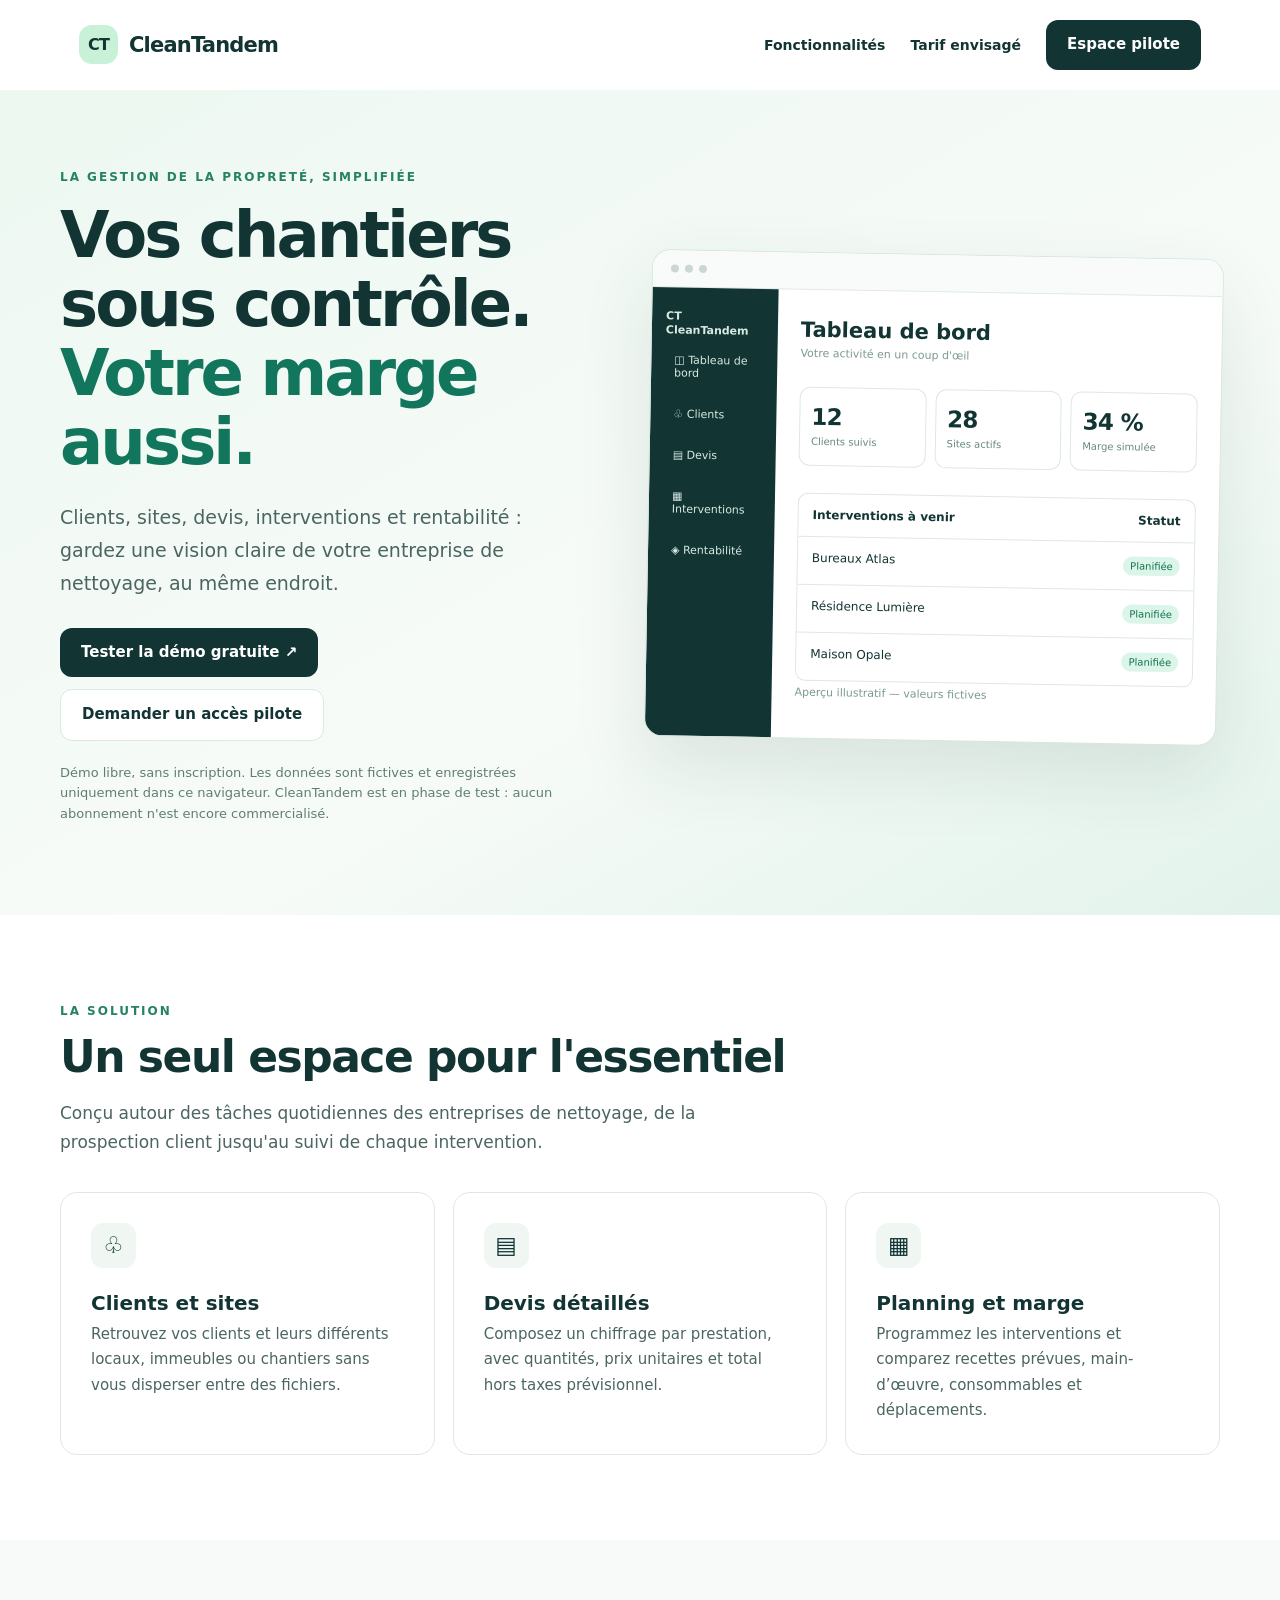
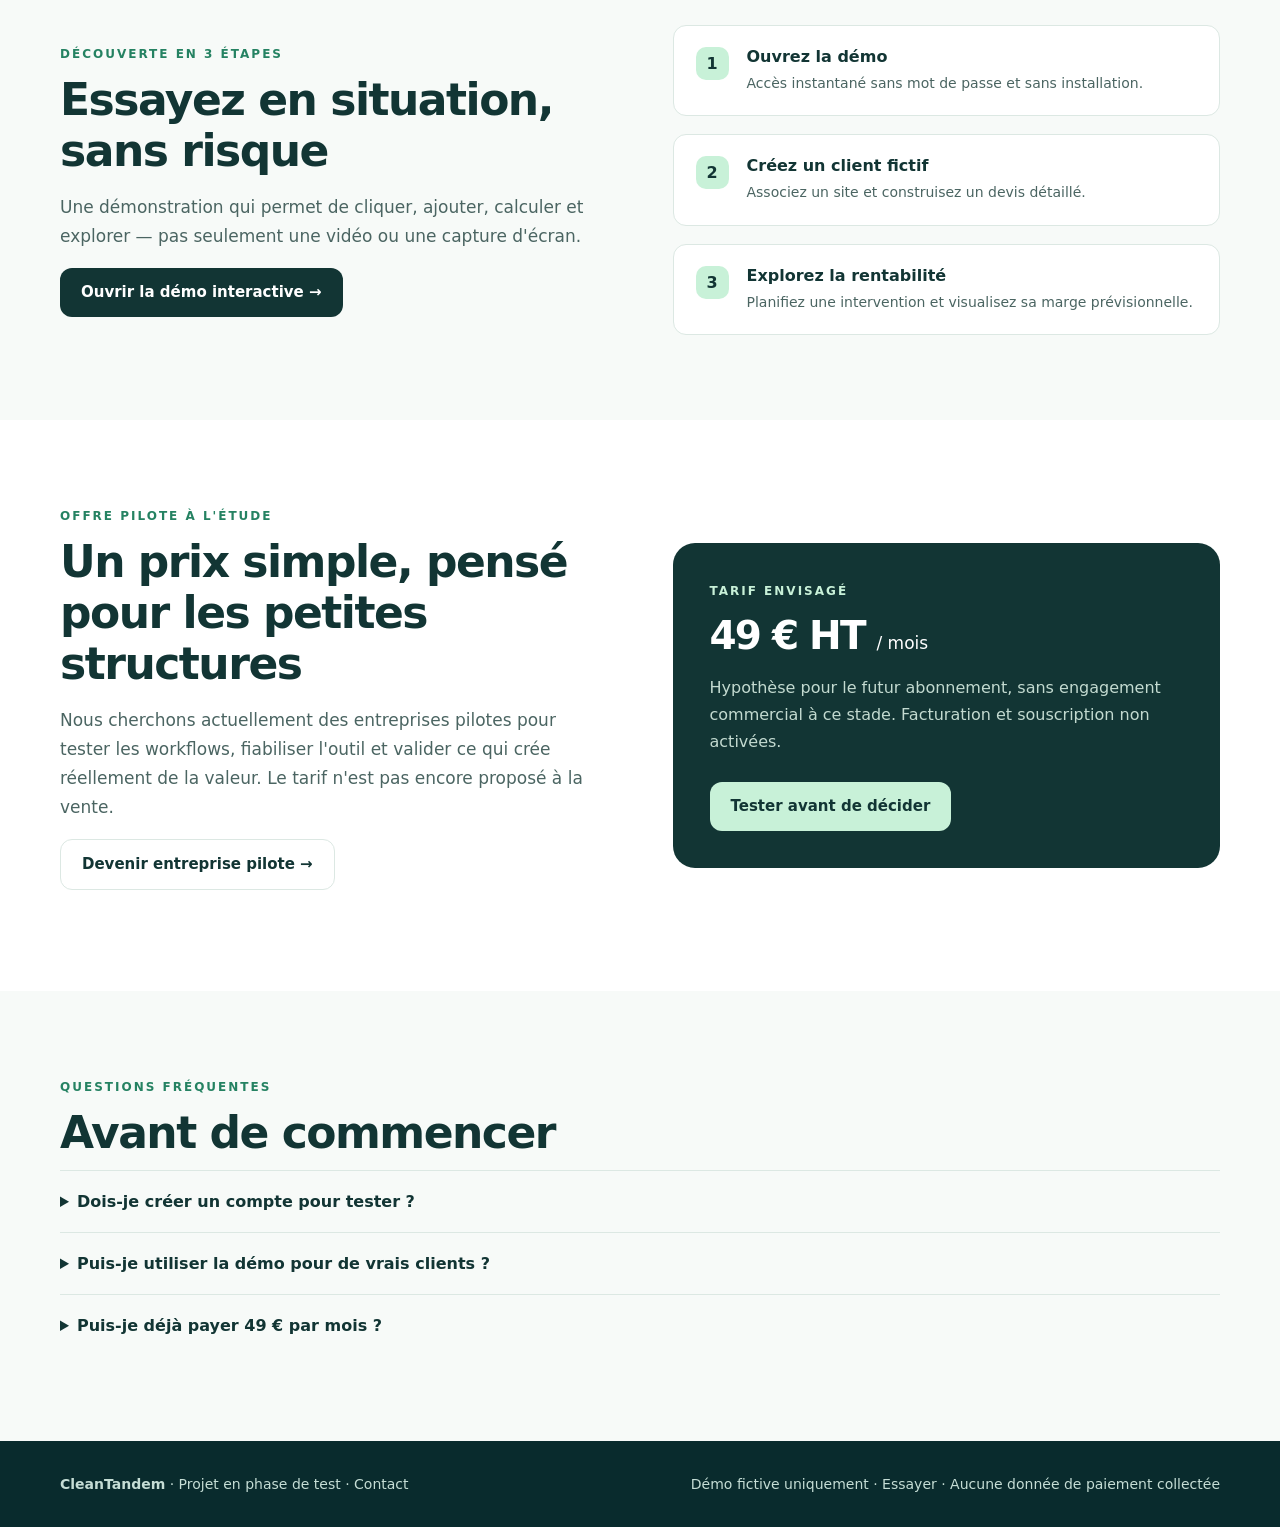
<file: frontend/index.html>
<!doctype html><html lang="fr"><head><meta charset="utf-8"><meta name="viewport" content="width=device-width,initial-scale=1"><meta name="theme-color" content="#102f31"><meta name="description" content="CleanTandem : gérez clients, sites, devis, planning et rentabilité de vos prestations de nettoyage. Découvrez la démonstration gratuite."><title>CleanTandem — Le pilotage de votre entreprise de nettoyage</title><style>
:root{--ink:#123534;--pale:#f0f7f3;--mint:#c8f1d8;--teal:#12765c;--body:#4b6562;--border:#dce8e3}*{box-sizing:border-box}html{scroll-behavior:smooth}body{margin:0;background:#fff;color:var(--ink);font-family:Inter,ui-sans-serif,system-ui,-apple-system,BlinkMacSystemFont,"Segoe UI",sans-serif}a{color:inherit;text-decoration:none}a:focus-visible{outline:3px solid var(--teal);outline-offset:3px}header{max-width:1170px;margin:auto;display:flex;align-items:center;justify-content:space-between;padding:20px 24px}.brand{display:flex;align-items:center;gap:11px;font-weight:850;font-size:21px;letter-spacing:-.8px}.mark{background:var(--mint);color:var(--ink);width:39px;height:39px;display:grid;place-items:center;border-radius:13px;font-size:16px}nav{display:flex;align-items:center;gap:25px;font-weight:600;font-size:14px}nav>a:not(.btn):hover{color:var(--teal)}.btn{padding:15px 21px;display:inline-flex;align-items:center;justify-content:center;gap:8px;border-radius:12px;font-size:15px;font-weight:750;line-height:1.3;transition:transform .15s,box-shadow .15s}.btn:hover{transform:translateY(-2px)}.btn.dark{background:var(--ink);color:white}.btn.light{background:white;border:1px solid var(--border);color:var(--ink)}.btn.mint{background:var(--mint)}main{overflow:hidden}.hero{background:linear-gradient(150deg,#edf8f1,#f7fbf8 60%,#e2f3eb);padding:80px 24px 90px}.wrap{max-width:1160px;margin:0 auto}.hero-grid{display:grid;grid-template-columns:.96fr 1.04fr;gap:60px;align-items:center}.eyebrow{text-transform:uppercase;color:#258262;font-weight:850;letter-spacing:2px;font-size:12px}.hero h1{font-size:clamp(38px,5vw,64px);line-height:1.08;letter-spacing:-2.9px;margin:17px 0 24px}.hero h1 em{font-style:normal;color:var(--teal)}.lead{color:var(--body);line-height:1.75;font-size:19px;margin-bottom:27px;max-width:530px}.button-group{display:flex;flex-wrap:wrap;gap:12px}.honesty{font-size:13px;color:#607d75;margin-top:22px;max-width:570px;line-height:1.6}.preview{background:#fff;border:1px solid #d7e7df;box-shadow:0 30px 75px #183d321c;border-radius:18px;overflow:hidden;min-width:0;transform:rotate(1deg)}.preview-top{display:flex;gap:6px;padding:14px 18px;background:#f9fbfa;border-bottom:1px solid #e1ebe5}.preview-top i{width:8px;height:8px;border-radius:50%;background:#cad8d0}.preview-body{display:grid;grid-template-columns:126px 1fr;min-height:350px}.preview-menu{background:var(--ink);color:#d7e9e1;padding:21px 14px;font-size:11px}.preview-menu div{padding:11px 9px;border-radius:7px;margin:6px 0}.preview-menu div:first-child{background:#335a54;color:white}.preview-main{padding:28px 23px;min-width:0}.preview-main strong{font-size:21px}.small{font-size:11px;color:#7c9a8e;margin-top:5px}.metrics{display:grid;grid-template-columns:repeat(3,1fr);gap:9px;margin:27px 0}.metric{border:1px solid var(--border);border-radius:11px;padding:16px 11px}.metric b{display:block;font-size:23px;letter-spacing:-.7px}.metric span{font-size:10px;color:#67887e}.fake-table{border:1px solid var(--border);border-radius:10px;overflow:hidden}.fake-table div{display:flex;justify-content:space-between;gap:5px;border-bottom:1px solid var(--border);padding:14px;font-size:12px}.fake-table div:last-child{border:0}.tag{background:#dbf5e8;color:#147054;border-radius:50px;padding:4px 7px;font-size:10px}.section{padding:85px 24px}.section h2{font-size:clamp(29px,4vw,44px);letter-spacing:-1.5px;margin:12px 0}.subtitle{color:var(--body);line-height:1.7;font-size:17px;max-width:730px}.features{display:grid;grid-template-columns:repeat(3,1fr);gap:18px;margin-top:35px}.feature{border:1px solid var(--border);border-radius:17px;padding:30px}.feature .symbol{background:var(--pale);border-radius:12px;display:grid;place-items:center;width:45px;height:45px;font-size:23px}.feature h3{font-size:20px;margin:23px 0 7px}.feature p{color:var(--body);line-height:1.7;margin:0;font-size:15px}.shade{background:#f7faf8}.columns{display:grid;grid-template-columns:1fr 1fr;gap:65px;align-items:center}.steps{display:grid;gap:18px}.step{display:flex;align-items:flex-start;gap:18px;padding:21px 22px;border:1px solid var(--border);border-radius:13px;background:white}.num{min-width:33px;height:33px;border-radius:10px;background:var(--mint);display:grid;place-items:center;font-weight:800}.step p{margin:6px 0 0;color:var(--body);font-size:14px;line-height:1.6}.price{border-radius:22px;padding:37px;background:var(--ink);color:white}.price .eyebrow{color:var(--mint)}.price h3{font-size:39px;margin:14px 0 5px;letter-spacing:-1.8px}.price h3 small{font-size:17px;letter-spacing:0;font-weight:500}.price p{color:#c3dad0;line-height:1.7}.price .btn{color:var(--ink);margin-top:10px}.faq details{border-top:1px solid var(--border);padding:21px 0}.faq summary{font-weight:700;cursor:pointer}.faq p{color:var(--body);line-height:1.7}footer{background:#092b2d;color:#c5ddd5;padding:35px 24px;font-size:14px}footer .wrap{display:flex;justify-content:space-between;gap:15px;flex-wrap:wrap}footer a:hover{text-decoration:underline}@media(max-width:820px){nav>a:not(.btn){display:none}.hero{padding:55px 20px}.hero-grid,.columns{grid-template-columns:1fr;gap:35px}.preview{transform:none}.features{grid-template-columns:1fr}.section{padding:65px 20px}.hero h1{letter-spacing:-1.9px}.columns .price{order:-1}}@media(max-width:430px){header{padding:16px}.brand{font-size:17px}nav .btn{padding:12px;font-size:13px}.preview-body{grid-template-columns:90px 1fr}.preview-menu{padding:12px 6px}.preview-main{padding:19px 11px}.metrics{gap:4px}.metric{padding:10px 6px}.metric b{font-size:16px}.metric span{font-size:8px}.fake-table div{font-size:10px}}
</style></head><body>
<header><a href="/" class="brand" aria-label="CleanTandem, accueil"><span class="mark">CT</span>CleanTandem</a><nav><a href="#fonctionnalites">Fonctionnalités</a><a href="#tarifs">Tarif envisagé</a><a href="/app.html" class="btn dark">Espace pilote</a></nav></header>
<main><section class="hero"><div class="wrap hero-grid"><div><div class="eyebrow">La gestion de la propreté, simplifiée</div><h1>Vos chantiers sous contrôle. <em>Votre marge aussi.</em></h1><p class="lead">Clients, sites, devis, interventions et rentabilité : gardez une vision claire de votre entreprise de nettoyage, au même endroit.</p><div class="button-group"><a href="/demo.html" class="btn dark">Tester la démo gratuite ↗</a><a href="mailto:contact.gestionproprete@gmail.com?subject=CleanTandem%20-%20Demande%20d%27acces%20pilote" class="btn light">Demander un accès pilote</a></div><div class="honesty">Démo libre, sans inscription. Les données sont fictives et enregistrées uniquement dans ce navigateur. CleanTandem est en phase de test : aucun abonnement n'est encore commercialisé.</div></div><div class="preview" aria-label="Illustration du tableau de bord CleanTandem"><div class="preview-top"><i></i><i></i><i></i></div><div class="preview-body"><div class="preview-menu"><b>CT　CleanTandem</b><div>◫ Tableau de bord</div><div>♧ Clients</div><div>▤ Devis</div><div>▦ Interventions</div><div>◈ Rentabilité</div></div><div class="preview-main"><strong>Tableau de bord</strong><div class="small">Votre activité en un coup d'œil</div><div class="metrics"><div class="metric"><b>12</b><span>Clients suivis</span></div><div class="metric"><b>28</b><span>Sites actifs</span></div><div class="metric"><b>34 %</b><span>Marge simulée</span></div></div><div class="fake-table"><div><b>Interventions à venir</b><b>Statut</b></div><div><span>Bureaux Atlas</span><span class="tag">Planifiée</span></div><div><span>Résidence Lumière</span><span class="tag">Planifiée</span></div><div><span>Maison Opale</span><span class="tag">Planifiée</span></div></div><p class="small">Aperçu illustratif — valeurs fictives</p></div></div></div></div></section>
<section class="section" id="fonctionnalites"><div class="wrap"><span class="eyebrow">La solution</span><h2>Un seul espace pour l'essentiel</h2><p class="subtitle">Conçu autour des tâches quotidiennes des entreprises de nettoyage, de la prospection client jusqu'au suivi de chaque intervention.</p><div class="features"><div class="feature"><span class="symbol">♧</span><h3>Clients et sites</h3><p>Retrouvez vos clients et leurs différents locaux, immeubles ou chantiers sans vous disperser entre des fichiers.</p></div><div class="feature"><span class="symbol">▤</span><h3>Devis détaillés</h3><p>Composez un chiffrage par prestation, avec quantités, prix unitaires et total hors taxes prévisionnel.</p></div><div class="feature"><span class="symbol">▦</span><h3>Planning et marge</h3><p>Programmez les interventions et comparez recettes prévues, main-d’œuvre, consommables et déplacements.</p></div></div></div></section>
<section class="section shade"><div class="wrap columns"><div><span class="eyebrow">Découverte en 3 étapes</span><h2>Essayez en situation, sans risque</h2><p class="subtitle">Une démonstration qui permet de cliquer, ajouter, calculer et explorer — pas seulement une vidéo ou une capture d'écran.</p><a href="/demo.html" class="btn dark">Ouvrir la démo interactive →</a></div><div class="steps"><div class="step"><div class="num">1</div><div><strong>Ouvrez la démo</strong><p>Accès instantané sans mot de passe et sans installation.</p></div></div><div class="step"><div class="num">2</div><div><strong>Créez un client fictif</strong><p>Associez un site et construisez un devis détaillé.</p></div></div><div class="step"><div class="num">3</div><div><strong>Explorez la rentabilité</strong><p>Planifiez une intervention et visualisez sa marge prévisionnelle.</p></div></div></div></div></section>
<section class="section" id="tarifs"><div class="wrap columns"><div><span class="eyebrow">Offre pilote à l'étude</span><h2>Un prix simple, pensé pour les petites structures</h2><p class="subtitle">Nous cherchons actuellement des entreprises pilotes pour tester les workflows, fiabiliser l'outil et valider ce qui crée réellement de la valeur. Le tarif n'est pas encore proposé à la vente.</p><p><a href="mailto:contact.gestionproprete@gmail.com?subject=CleanTandem%20-%20Devenir%20entreprise%20pilote" class="btn light">Devenir entreprise pilote →</a></p></div><div class="price"><span class="eyebrow">Tarif envisagé</span><h3>49 € HT <small>/ mois</small></h3><p>Hypothèse pour le futur abonnement, sans engagement commercial à ce stade. Facturation et souscription non activées.</p><a href="/demo.html" class="btn mint">Tester avant de décider</a></div></div></section>
<section class="section shade"><div class="wrap faq"><span class="eyebrow">Questions fréquentes</span><h2>Avant de commencer</h2><details><summary>Dois-je créer un compte pour tester ?</summary><p>Non. Le lien « Tester la démo gratuite » ouvre un outil autonome avec des exemples fictifs. L'espace pilote sur invitation est un environnement distinct.</p></details><details><summary>Puis-je utiliser la démo pour de vrais clients ?</summary><p>Non. Cette version est destinée uniquement à la découverte. N'y saisis aucune donnée personnelle ou commerciale réelle.</p></details><details><summary>Puis-je déjà payer 49 € par mois ?</summary><p>Non, les abonnements ne sont pas ouverts. Écris-nous pour échanger sur ton activité et participer éventuellement aux essais.</p></details></div></section></main>
<footer><div class="wrap"><span><strong>CleanTandem</strong> · Projet en phase de test · <a href="mailto:contact.gestionproprete@gmail.com">Contact</a></span><span>Démo fictive uniquement · <a href="/demo.html">Essayer</a> · Aucune donnée de paiement collectée</span></div></footer>
</body></html>
</file>
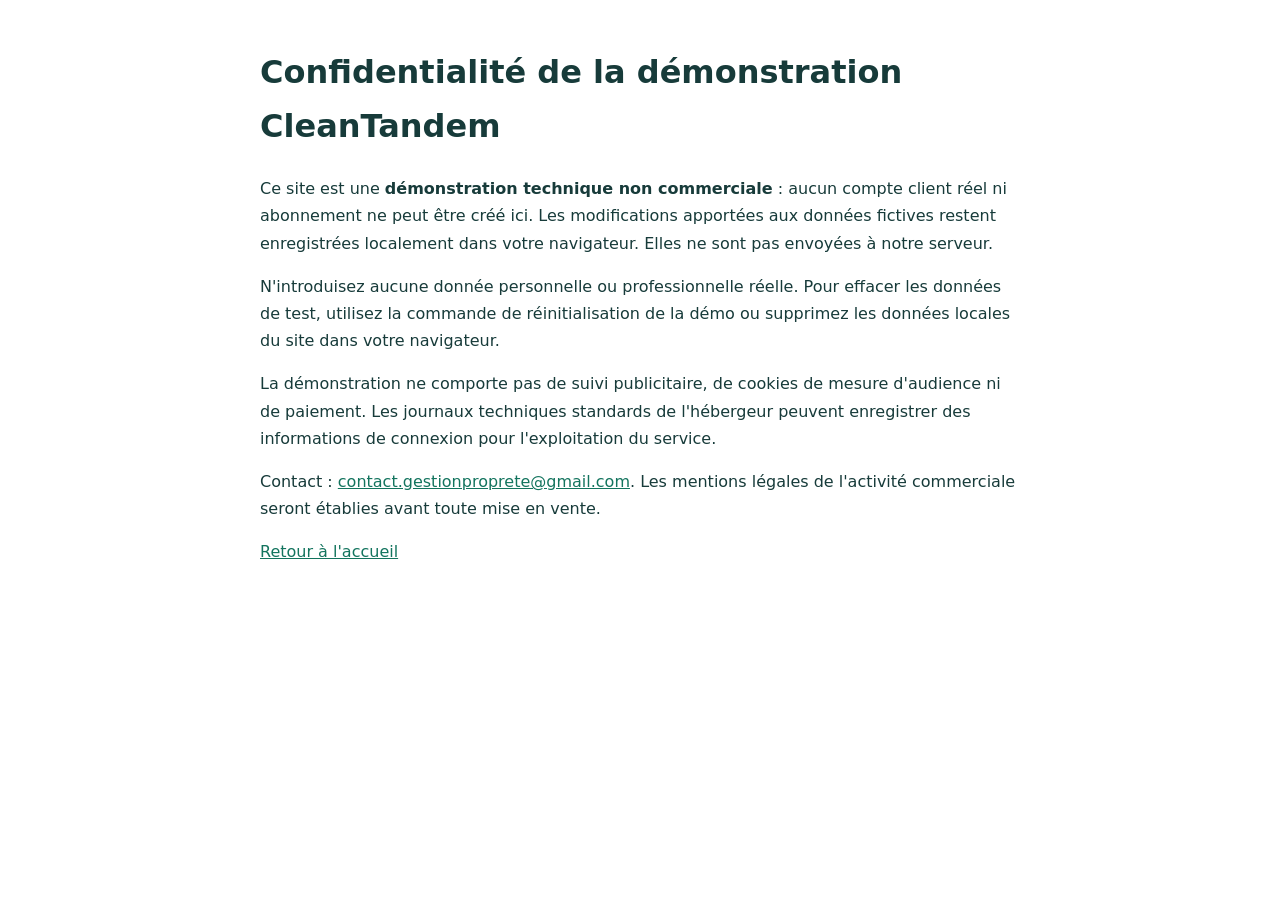
<file: preview/confidentialite.html>
<!doctype html><html lang="fr"><head><meta charset="utf-8"><meta name="viewport" content="width=device-width,initial-scale=1"><title>Confidentialité — CleanTandem (démo)</title><style>body{font:16px/1.7 system-ui,sans-serif;color:#173b3a;max-width:760px;margin:45px auto;padding:0 20px}a{color:#13745e}</style></head><body><h1>Confidentialité de la démonstration CleanTandem</h1><p>Ce site est une <strong>démonstration technique non commerciale</strong> : aucun compte client réel ni abonnement ne peut être créé ici. Les modifications apportées aux données fictives restent enregistrées localement dans votre navigateur. Elles ne sont pas envoyées à notre serveur.</p><p>N'introduisez aucune donnée personnelle ou professionnelle réelle. Pour effacer les données de test, utilisez la commande de réinitialisation de la démo ou supprimez les données locales du site dans votre navigateur.</p><p>La démonstration ne comporte pas de suivi publicitaire, de cookies de mesure d'audience ni de paiement. Les journaux techniques standards de l'hébergeur peuvent enregistrer des informations de connexion pour l'exploitation du service.</p><p>Contact : <a href="mailto:contact.gestionproprete@gmail.com">contact.gestionproprete@gmail.com</a>. Les mentions légales de l'activité commerciale seront établies avant toute mise en vente.</p><p><a href="/">Retour à l'accueil</a></p></body></html>
</file>
